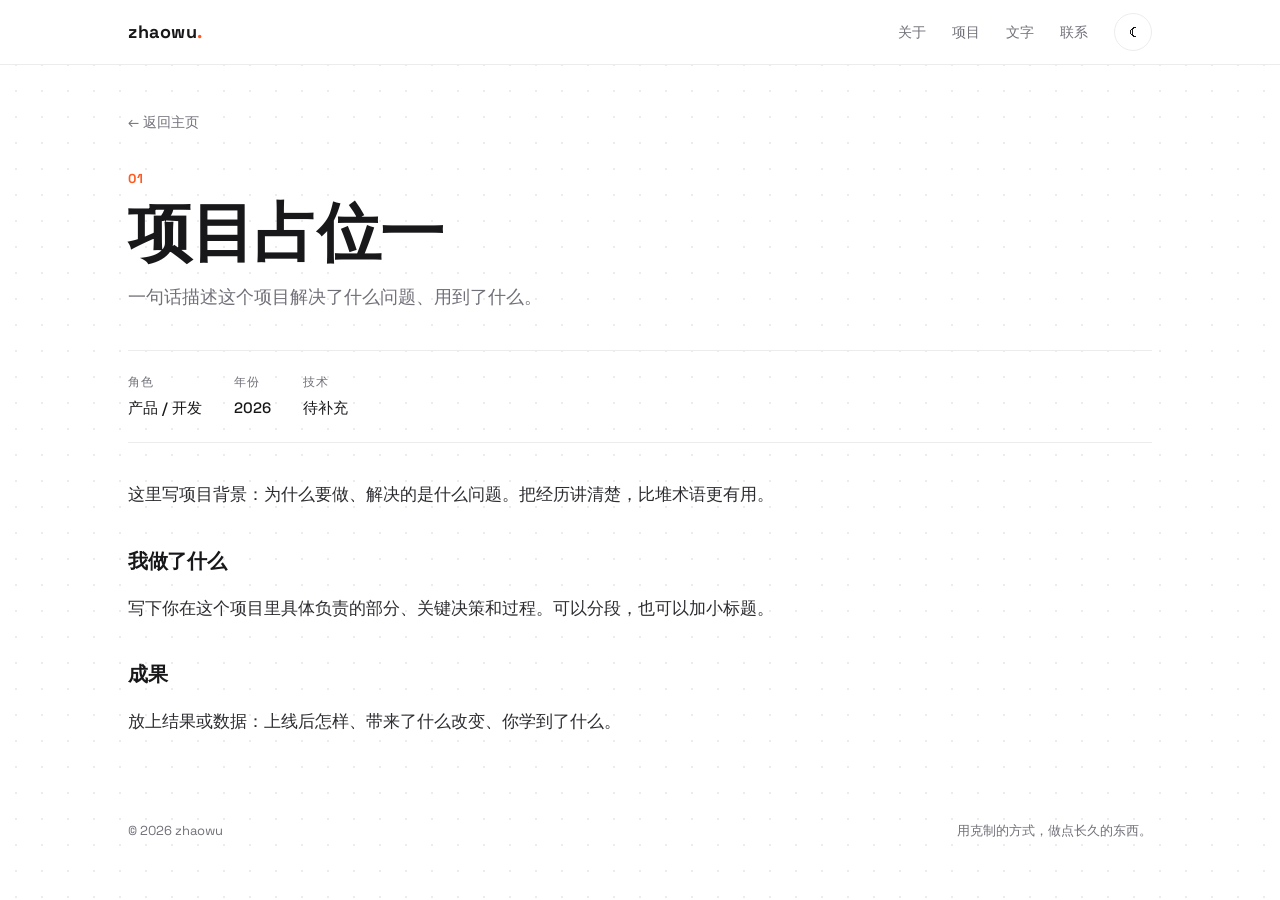
<file: project-1.html>
<!DOCTYPE html>
<html lang="zh-CN">
<head>
<meta charset="UTF-8" />
<meta name="viewport" content="width=device-width, initial-scale=1.0" />
<title>项目占位一 · zhaowu</title>
<link rel="stylesheet" href="style.css" />
<link rel="preconnect" href="https://fonts.googleapis.com" />
<link rel="preconnect" href="https://fonts.gstatic.com" crossorigin />
<link href="https://fonts.googleapis.com/css2?family=Space+Grotesk:wght@400;500;700&display=swap" rel="stylesheet" />
</head>
<body>

  <header>
    <div class="wrap">
      <nav>
        <a class="brand" href="index.html">zhaowu<span class="dot">.</span></a>
        <div class="nav-right">
          <div class="nav-links">
            <a href="index.html#about">关于</a>
            <a href="index.html#work">项目</a>
            <a href="index.html#writing">文字</a>
            <a href="index.html#contact">联系</a>
          </div>
          <button class="theme-toggle" id="themeToggle" aria-label="切换深色模式" title="切换深色模式">☾</button>
        </div>
      </nav>
    </div>
  </header>

  <main class="wrap">
    <a class="back" href="index.html">← 返回主页</a>

    <section class="project">
      <div class="num">01</div>
      <h1>项目占位一</h1>
      <p class="lede">一句话描述这个项目解决了什么问题、用到了什么。</p>

      <!-- 下面的 meta / prose 都是占位，直接改文字即可 -->
      <div class="meta">
        <div class="meta-item"><div class="label">角色</div><div class="value">产品 / 开发</div></div>
        <div class="meta-item"><div class="label">年份</div><div class="value">2026</div></div>
        <div class="meta-item"><div class="label">技术</div><div class="value">待补充</div></div>
      </div>

      <div class="prose">
        <p>这里写项目背景：为什么要做、解决的是什么问题。把经历讲清楚，比堆术语更有用。</p>
        <h3>我做了什么</h3>
        <p>写下你在这个项目里具体负责的部分、关键决策和过程。可以分段，也可以加小标题。</p>
        <h3>成果</h3>
        <p>放上结果或数据：上线后怎样、带来了什么改变、你学到了什么。</p>
      </div>
    </section>
  </main>

  <footer>
    <div class="wrap">
      <span>© <span id="year"></span> zhaowu</span>
      <span>用克制的方式，做点长久的东西。</span>
    </div>
  </footer>

  <script>
    document.getElementById('year').textContent = new Date().getFullYear();
    const root = document.documentElement;
    const toggle = document.getElementById('themeToggle');
    const saved = localStorage.getItem('theme');
    if (saved === 'dark' || (!saved && window.matchMedia('(prefers-color-scheme: dark)').matches)) root.classList.add('dark');
    function syncIcon(){ toggle.textContent = root.classList.contains('dark') ? '☀' : '☾'; }
    syncIcon();
    toggle.addEventListener('click', () => { root.classList.toggle('dark'); localStorage.setItem('theme', root.classList.contains('dark') ? 'dark' : 'light'); syncIcon(); });
  </script>
  <script src="particles.js"></script>
</body>
</html>
</file>
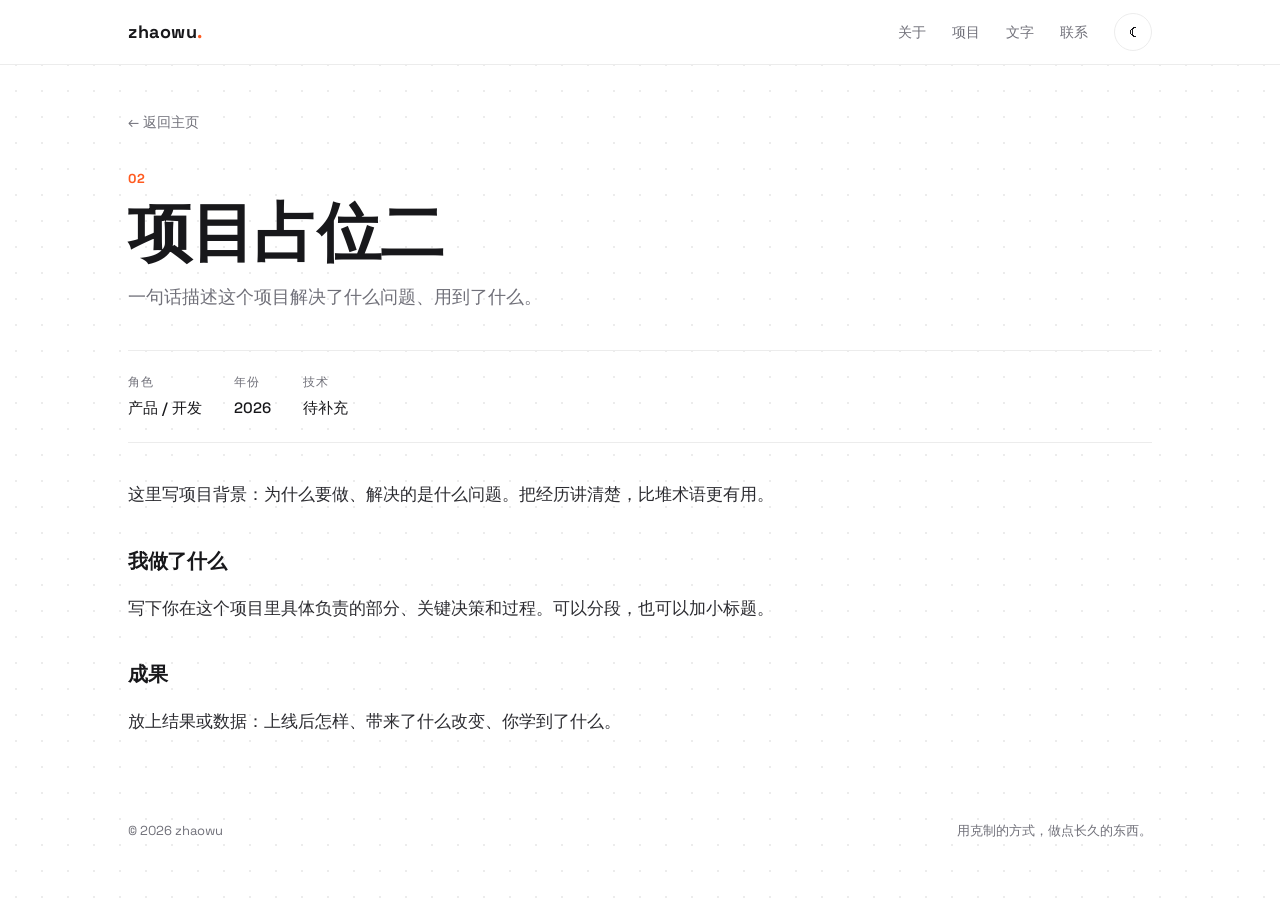
<file: project-2.html>
<!DOCTYPE html>
<html lang="zh-CN">
<head>
<meta charset="UTF-8" />
<meta name="viewport" content="width=device-width, initial-scale=1.0" />
<title>项目占位二 · zhaowu</title>
<link rel="stylesheet" href="style.css" />
<link rel="preconnect" href="https://fonts.googleapis.com" />
<link rel="preconnect" href="https://fonts.gstatic.com" crossorigin />
<link href="https://fonts.googleapis.com/css2?family=Space+Grotesk:wght@400;500;700&display=swap" rel="stylesheet" />
</head>
<body>

  <header>
    <div class="wrap">
      <nav>
        <a class="brand" href="index.html">zhaowu<span class="dot">.</span></a>
        <div class="nav-right">
          <div class="nav-links">
            <a href="index.html#about">关于</a>
            <a href="index.html#work">项目</a>
            <a href="index.html#writing">文字</a>
            <a href="index.html#contact">联系</a>
          </div>
          <button class="theme-toggle" id="themeToggle" aria-label="切换深色模式" title="切换深色模式">☾</button>
        </div>
      </nav>
    </div>
  </header>

  <main class="wrap">
    <a class="back" href="index.html">← 返回主页</a>

    <section class="project">
      <div class="num">02</div>
      <h1>项目占位二</h1>
      <p class="lede">一句话描述这个项目解决了什么问题、用到了什么。</p>

      <div class="meta">
        <div class="meta-item"><div class="label">角色</div><div class="value">产品 / 开发</div></div>
        <div class="meta-item"><div class="label">年份</div><div class="value">2026</div></div>
        <div class="meta-item"><div class="label">技术</div><div class="value">待补充</div></div>
      </div>

      <div class="prose">
        <p>这里写项目背景：为什么要做、解决的是什么问题。把经历讲清楚，比堆术语更有用。</p>
        <h3>我做了什么</h3>
        <p>写下你在这个项目里具体负责的部分、关键决策和过程。可以分段，也可以加小标题。</p>
        <h3>成果</h3>
        <p>放上结果或数据：上线后怎样、带来了什么改变、你学到了什么。</p>
      </div>
    </section>
  </main>

  <footer>
    <div class="wrap">
      <span>© <span id="year"></span> zhaowu</span>
      <span>用克制的方式，做点长久的东西。</span>
    </div>
  </footer>

  <script>
    document.getElementById('year').textContent = new Date().getFullYear();
    const root = document.documentElement;
    const toggle = document.getElementById('themeToggle');
    const saved = localStorage.getItem('theme');
    if (saved === 'dark' || (!saved && window.matchMedia('(prefers-color-scheme: dark)').matches)) root.classList.add('dark');
    function syncIcon(){ toggle.textContent = root.classList.contains('dark') ? '☀' : '☾'; }
    syncIcon();
    toggle.addEventListener('click', () => { root.classList.toggle('dark'); localStorage.setItem('theme', root.classList.contains('dark') ? 'dark' : 'light'); syncIcon(); });
  </script>
  <script src="particles.js"></script>
</body>
</html>
</file>
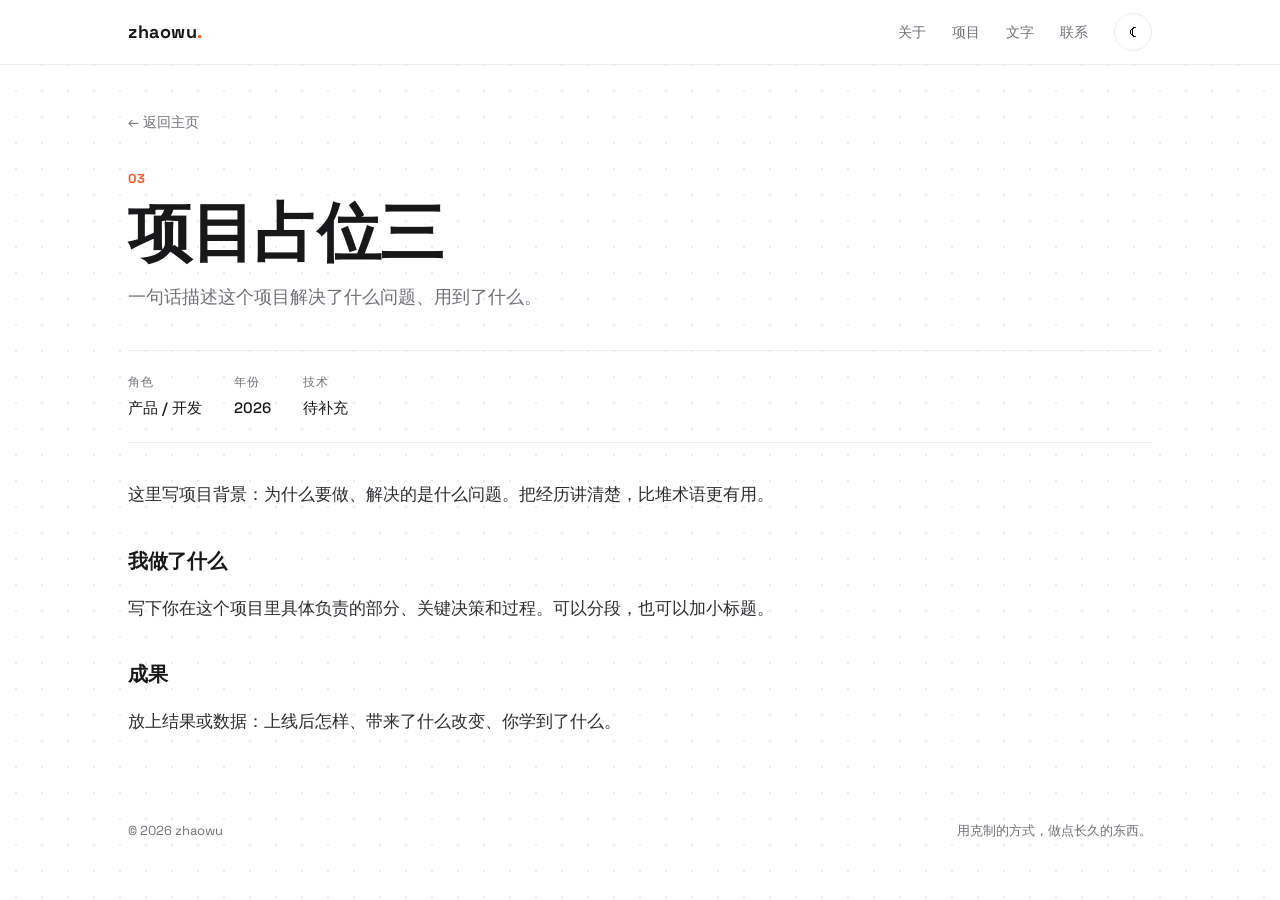
<file: project-3.html>
<!DOCTYPE html>
<html lang="zh-CN">
<head>
<meta charset="UTF-8" />
<meta name="viewport" content="width=device-width, initial-scale=1.0" />
<title>项目占位三 · zhaowu</title>
<link rel="stylesheet" href="style.css" />
<link rel="preconnect" href="https://fonts.googleapis.com" />
<link rel="preconnect" href="https://fonts.gstatic.com" crossorigin />
<link href="https://fonts.googleapis.com/css2?family=Space+Grotesk:wght@400;500;700&display=swap" rel="stylesheet" />
</head>
<body>

  <header>
    <div class="wrap">
      <nav>
        <a class="brand" href="index.html">zhaowu<span class="dot">.</span></a>
        <div class="nav-right">
          <div class="nav-links">
            <a href="index.html#about">关于</a>
            <a href="index.html#work">项目</a>
            <a href="index.html#writing">文字</a>
            <a href="index.html#contact">联系</a>
          </div>
          <button class="theme-toggle" id="themeToggle" aria-label="切换深色模式" title="切换深色模式">☾</button>
        </div>
      </nav>
    </div>
  </header>

  <main class="wrap">
    <a class="back" href="index.html">← 返回主页</a>

    <section class="project">
      <div class="num">03</div>
      <h1>项目占位三</h1>
      <p class="lede">一句话描述这个项目解决了什么问题、用到了什么。</p>

      <div class="meta">
        <div class="meta-item"><div class="label">角色</div><div class="value">产品 / 开发</div></div>
        <div class="meta-item"><div class="label">年份</div><div class="value">2026</div></div>
        <div class="meta-item"><div class="label">技术</div><div class="value">待补充</div></div>
      </div>

      <div class="prose">
        <p>这里写项目背景：为什么要做、解决的是什么问题。把经历讲清楚，比堆术语更有用。</p>
        <h3>我做了什么</h3>
        <p>写下你在这个项目里具体负责的部分、关键决策和过程。可以分段，也可以加小标题。</p>
        <h3>成果</h3>
        <p>放上结果或数据：上线后怎样、带来了什么改变、你学到了什么。</p>
      </div>
    </section>
  </main>

  <footer>
    <div class="wrap">
      <span>© <span id="year"></span> zhaowu</span>
      <span>用克制的方式，做点长久的东西。</span>
    </div>
  </footer>

  <script>
    document.getElementById('year').textContent = new Date().getFullYear();
    const root = document.documentElement;
    const toggle = document.getElementById('themeToggle');
    const saved = localStorage.getItem('theme');
    if (saved === 'dark' || (!saved && window.matchMedia('(prefers-color-scheme: dark)').matches)) root.classList.add('dark');
    function syncIcon(){ toggle.textContent = root.classList.contains('dark') ? '☀' : '☾'; }
    syncIcon();
    toggle.addEventListener('click', () => { root.classList.toggle('dark'); localStorage.setItem('theme', root.classList.contains('dark') ? 'dark' : 'light'); syncIcon(); });
  </script>
  <script src="particles.js"></script>
</body>
</html>
</file>
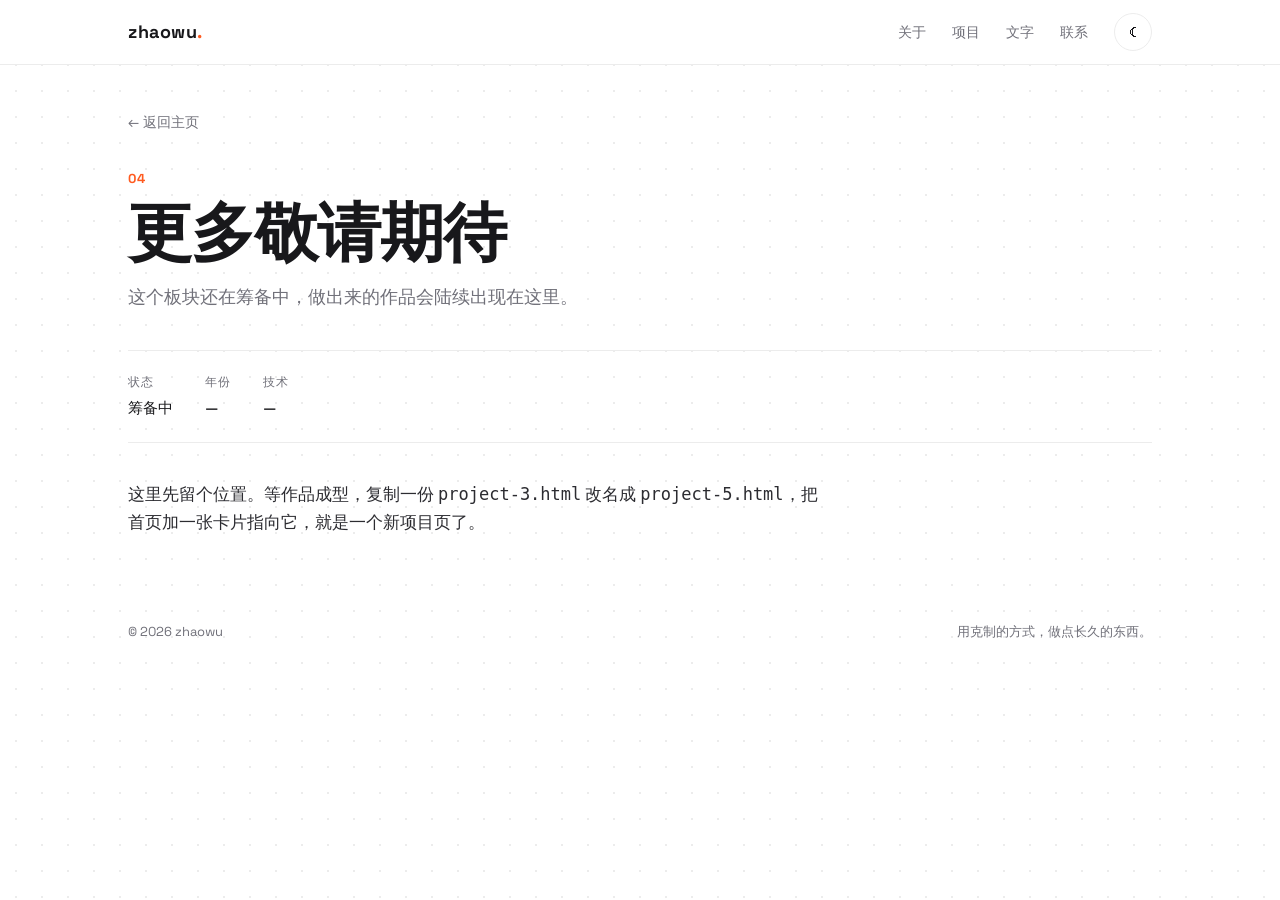
<file: project-4.html>
<!DOCTYPE html>
<html lang="zh-CN">
<head>
<meta charset="UTF-8" />
<meta name="viewport" content="width=device-width, initial-scale=1.0" />
<title>更多敬请期待 · zhaowu</title>
<link rel="stylesheet" href="style.css" />
<link rel="preconnect" href="https://fonts.googleapis.com" />
<link rel="preconnect" href="https://fonts.gstatic.com" crossorigin />
<link href="https://fonts.googleapis.com/css2?family=Space+Grotesk:wght@400;500;700&display=swap" rel="stylesheet" />
</head>
<body>

  <header>
    <div class="wrap">
      <nav>
        <a class="brand" href="index.html">zhaowu<span class="dot">.</span></a>
        <div class="nav-right">
          <div class="nav-links">
            <a href="index.html#about">关于</a>
            <a href="index.html#work">项目</a>
            <a href="index.html#writing">文字</a>
            <a href="index.html#contact">联系</a>
          </div>
          <button class="theme-toggle" id="themeToggle" aria-label="切换深色模式" title="切换深色模式">☾</button>
        </div>
      </nav>
    </div>
  </header>

  <main class="wrap">
    <a class="back" href="index.html">← 返回主页</a>

    <section class="project">
      <div class="num">04</div>
      <h1>更多敬请期待</h1>
      <p class="lede">这个板块还在筹备中，做出来的作品会陆续出现在这里。</p>

      <div class="meta">
        <div class="meta-item"><div class="label">状态</div><div class="value">筹备中</div></div>
        <div class="meta-item"><div class="label">年份</div><div class="value">—</div></div>
        <div class="meta-item"><div class="label">技术</div><div class="value">—</div></div>
      </div>

      <div class="prose">
        <p>这里先留个位置。等作品成型，复制一份 <code>project-3.html</code> 改名成 <code>project-5.html</code>，把首页加一张卡片指向它，就是一个新项目页了。</p>
      </div>
    </section>
  </main>

  <footer>
    <div class="wrap">
      <span>© <span id="year"></span> zhaowu</span>
      <span>用克制的方式，做点长久的东西。</span>
    </div>
  </footer>

  <script>
    document.getElementById('year').textContent = new Date().getFullYear();
    const root = document.documentElement;
    const toggle = document.getElementById('themeToggle');
    const saved = localStorage.getItem('theme');
    if (saved === 'dark' || (!saved && window.matchMedia('(prefers-color-scheme: dark)').matches)) root.classList.add('dark');
    function syncIcon(){ toggle.textContent = root.classList.contains('dark') ? '☀' : '☾'; }
    syncIcon();
    toggle.addEventListener('click', () => { root.classList.toggle('dark'); localStorage.setItem('theme', root.classList.contains('dark') ? 'dark' : 'light'); syncIcon(); });
  </script>
  <script src="particles.js"></script>
</body>
</html>
</file>
<file: style.css>
/* ===== 共享样式：白橙撞色 ===== 改配色只需动这里 ===== */
:root{
  --bg:        #ffffff;
  --surface:   #ffffff;
  --ink:       #18181b;
  --muted:     #707079;
  --line:      #ececec;
  --accent:    #ff5a1f;
  --accent-ink:#ffffff;
  --radius:    18px;
  --ease:      cubic-bezier(.2,.8,.2,1);
  --maxw:      1080px;
}
html.dark{
  --bg:        #0e0e0f;
  --surface:   #161617;
  --ink:       #f5f5f4;
  --muted:     #9a9a9f;
  --line:      #262628;
  --accent:    #ff6a2c;
  --accent-ink:#1a1008;
}

*{ box-sizing:border-box; margin:0; padding:0; }
html{ scroll-behavior:smooth; }
body{
  font-family:"Space Grotesk",-apple-system,BlinkMacSystemFont,"Segoe UI",
              "PingFang SC","Microsoft YaHei",sans-serif;
  background:var(--bg); color:var(--ink); line-height:1.6;
  -webkit-font-smoothing:antialiased;
  transition:background .4s var(--ease), color .4s var(--ease);
  background-image:radial-gradient(var(--line) 1px, transparent 1px);
  background-size:26px 26px; background-position:center top;
}
a{ color:inherit; text-decoration:none; }
.wrap{ max-width:var(--maxw); margin:0 auto; padding:0 28px; }

/* 顶部导航 */
header{
  position:sticky; top:0; z-index:50;
  backdrop-filter:saturate(140%) blur(10px);
  background:color-mix(in srgb, var(--bg) 72%, transparent);
  border-bottom:1px solid var(--line);
}
nav{ display:flex; align-items:center; justify-content:space-between; height:64px; }
.brand{ font-weight:700; letter-spacing:.5px; font-size:18px; }
.brand .dot{ color:var(--accent); }
.nav-right{ display:flex; align-items:center; gap:26px; }
.nav-links{ display:flex; gap:26px; font-size:14px; color:var(--muted); }
.nav-links a{ position:relative; transition:color .25s var(--ease); }
.nav-links a:hover{ color:var(--ink); }
.nav-links a::after{
  content:""; position:absolute; left:0; bottom:-4px; height:2px; width:0;
  background:var(--accent); transition:width .3s var(--ease);
}
.nav-links a:hover::after{ width:100%; }
.theme-toggle{
  width:38px; height:38px; border-radius:50%;
  border:1px solid var(--line); background:var(--surface); color:var(--ink);
  cursor:pointer; font-size:16px; line-height:1; display:grid; place-items:center;
  transition:transform .3s var(--ease), border-color .3s var(--ease), color .3s var(--ease);
}
.theme-toggle:hover{ transform:translateY(-2px); border-color:var(--accent); color:var(--accent); }

/* Hero */
.hero{ padding:116px 0 86px; }
.kicker{
  display:inline-block; background:var(--accent); color:var(--accent-ink);
  font-size:12px; letter-spacing:2px; text-transform:uppercase;
  padding:6px 14px; border-radius:999px; margin-bottom:22px; font-weight:500;
}
.hero h1{ font-size:clamp(56px,11vw,132px); font-weight:700; line-height:.95; letter-spacing:-2px; }
.hero h1 .accent{ color:var(--accent); }
.hero-title{ display:flex; align-items:center; gap:34px; flex-wrap:wrap; }
.hero-avatar{ width:104px; height:104px; border-radius:50%; object-fit:cover; border:2px solid var(--line); flex:0 0 auto; box-shadow:0 10px 30px -12px rgba(255,90,31,.35); transition:transform .35s var(--ease), box-shadow .35s var(--ease); }
.hero-avatar:hover{ transform:translateY(-6px); box-shadow:0 18px 40px -14px rgba(255,90,31,.5); }
.hero p.lede{ margin-top:28px; max-width:540px; font-size:18px; color:var(--muted); }
.scroll-hint{ margin-top:52px; font-size:13px; color:var(--muted); display:inline-flex; align-items:center; gap:10px; }
.scroll-hint .bar{ width:34px; height:2px; background:var(--accent); transform-origin:left; animation:slide 2.4s var(--ease) infinite; }
@keyframes slide{ 0%,100%{transform:scaleX(.4);opacity:.4} 50%{transform:scaleX(1);opacity:1} }

/* 区块标题 */
section{ padding:78px 0; }
.sec-head{ display:flex; align-items:baseline; gap:14px; margin-bottom:38px; }
.sec-head .idx{ font-size:13px; color:var(--accent); font-weight:700; letter-spacing:1px; }
.sec-head h2{ font-size:30px; font-weight:700; letter-spacing:-.5px; }
.divider{ border:0; border-top:1px solid var(--line); }

/* 关于 */
.about p{ max-width:640px; font-size:17px; color:#2c2c31; }
html.dark .about p{ color:#d9d9d6; }
.about p + p{ margin-top:18px; }

/* 项目卡片（悬浮微动；现在是跳转链接） */
.grid{ display:grid; grid-template-columns:repeat(2,1fr); gap:22px; }
.card{
  position:relative; display:block; background:var(--surface);
  border:1px solid var(--line); border-radius:var(--radius);
  padding:30px 30px 26px; overflow:hidden;
  transition:transform .4s var(--ease), box-shadow .4s var(--ease), border-color .4s var(--ease);
  will-change:transform;
}
.card::before{
  content:""; position:absolute; left:0; top:0; height:3px; width:100%;
  background:var(--accent); transform:scaleX(0); transform-origin:left;
  transition:transform .45s var(--ease);
}
.card .num{ font-size:13px; color:var(--accent); font-weight:700; letter-spacing:1px; }
.card h3{ font-size:21px; font-weight:700; margin:10px 0 10px; letter-spacing:-.3px; }
.card p{ font-size:15px; color:var(--muted); }
.card .more{ margin-top:22px; display:inline-flex; align-items:center; gap:8px; font-size:14px; font-weight:500; color:var(--ink); }
.card .more .arrow{ transition:transform .35s var(--ease); }
.card:hover{ transform:translateY(-8px); box-shadow:0 22px 48px -18px rgba(255,90,31,.28); border-color:transparent; }
.card:hover::before{ transform:scaleX(1); }
.card:hover .more .arrow{ transform:translateX(6px); color:var(--accent); }
.card:focus-visible{ outline:2px solid var(--accent); outline-offset:3px; }
.card.solid{ background:var(--accent); border-color:var(--accent); }
.card.solid .num{ color:var(--accent-ink); }
.card.solid h3{ color:var(--accent-ink); }
.card.solid p{ color:color-mix(in srgb, var(--accent-ink) 82%, transparent); }
.card.solid .more{ color:var(--accent-ink); }
.card.solid:hover{ box-shadow:0 22px 48px -16px rgba(255,90,31,.5); }
.card.solid:hover .more .arrow{ color:var(--accent-ink); }

/* 文字列表（点击弹出毛玻璃窗口） */
.posts{ border-top:1px solid var(--line); }
.post-item{ border-bottom:1px solid var(--line); }
.post{ display:flex; align-items:center; gap:18px; padding:18px 4px; cursor:pointer; transition:transform .3s var(--ease), color .3s var(--ease); }
.post .thumb{ width:46px; height:46px; border-radius:10px; object-fit:cover; flex:0 0 auto; border:1px solid var(--line); transition:transform .3s var(--ease); }
.post:hover .thumb{ transform:scale(1.05); }
.post .date{ font-size:13px; color:var(--muted); min-width:64px; letter-spacing:.5px; }
.post .title{ font-size:17px; font-weight:500; }
.post .arrow{ margin-left:auto; color:var(--muted); transition:transform .3s var(--ease), color .3s var(--ease); }
.post:hover{ transform:translateX(6px); }
.post:hover .title{ color:var(--accent); }
.post:hover .arrow{ color:var(--accent); }
.post:focus-visible{ outline:2px solid var(--accent); outline-offset:3px; border-radius:6px; }
/* 正文作为弹窗数据源，正常流中隐藏 */
.post-body{ display:none; }

/* 毛玻璃弹窗 */
.wmodal{
  position:fixed; inset:0; z-index:100; display:none;
  align-items:center; justify-content:center; padding:24px;
  background:rgba(20,20,22,.32);
  backdrop-filter:blur(14px) saturate(125%);
  -webkit-backdrop-filter:blur(14px) saturate(125%);
}
.wmodal.open{ display:flex; animation:wmFade .25s var(--ease); }
@keyframes wmFade{ from{opacity:0} to{opacity:1} }
.wmodal-card{
  position:relative; width:100%; max-width:600px; max-height:82vh; overflow:auto;
  background:color-mix(in srgb, var(--surface) 90%, transparent);
  border:1px solid color-mix(in srgb, var(--line) 70%, transparent);
  border-radius:var(--radius); padding:36px 36px 32px;
  box-shadow:0 30px 80px -24px rgba(0,0,0,.45);
  animation:wmPop .36s cubic-bezier(.34,1.56,.64,1);
}
@keyframes wmPop{ from{transform:translateY(18px) scale(.9); opacity:0} to{transform:none; opacity:1} }
.wmodal-card .wm-date{ font-size:13px; color:var(--accent); font-weight:700; letter-spacing:1px; }
.wmodal-card h3{ font-size:26px; font-weight:700; margin:8px 0 18px; letter-spacing:-.4px; }
.wmodal-card .wm-body p{ font-size:16px; color:var(--muted); margin-top:14px; line-height:1.8; }
.wmodal-card .wm-body img,
.wmodal-card .wm-body svg{ display:block; width:100%; height:auto; border-radius:12px; margin:20px 0; border:1px solid var(--line); }
html.dark .wmodal-card .wm-body p{ color:#c4c4c1; }
.wmodal-close{
  position:absolute; top:16px; right:18px; width:34px; height:34px; border-radius:50%;
  border:1px solid var(--line); background:transparent; color:var(--ink); font-size:18px;
  cursor:pointer; display:grid; place-items:center;
  transition:transform .3s var(--ease), border-color .3s var(--ease), color .3s var(--ease);
}
.wmodal-close:hover{ transform:rotate(90deg); border-color:var(--accent); color:var(--accent); }

/* 联系 */
.contact{ display:flex; flex-wrap:wrap; gap:14px; }
.chip{ border:1px solid var(--line); background:var(--surface); padding:12px 20px; border-radius:999px; font-size:14px; color:var(--ink); transition:transform .3s var(--ease), border-color .3s var(--ease), color .3s var(--ease), background .3s var(--ease); }
.chip:hover{ transform:translateY(-3px); border-color:var(--accent); color:var(--accent); }

/* 页脚 */
footer{ padding:46px 0 58px; color:var(--muted); font-size:13px; }
footer .wrap{ display:flex; justify-content:space-between; flex-wrap:wrap; gap:10px; }

/* ===== 项目详情页 ===== */
.back{ display:inline-block; margin:46px 0 26px; font-size:14px; color:var(--muted); transition:color .25s var(--ease), transform .25s var(--ease); }
.back:hover{ color:var(--accent); transform:translateX(-4px); }
.project{ padding:10px 0 40px; }
.project .num{ font-size:13px; color:var(--accent); font-weight:700; letter-spacing:1px; }
.project h1{ font-size:clamp(36px,7vw,64px); font-weight:700; letter-spacing:-1px; margin:10px 0 16px; line-height:1.05; }
.project .lede{ max-width:620px; font-size:18px; color:var(--muted); }
.meta{ display:flex; flex-wrap:wrap; gap:32px; margin:38px 0; padding:22px 0; border-top:1px solid var(--line); border-bottom:1px solid var(--line); }
.meta-item .label{ font-size:12px; letter-spacing:1px; text-transform:uppercase; color:var(--muted); }
.meta-item .value{ font-size:15px; font-weight:500; margin-top:4px; }
.prose{ max-width:700px; }
.prose p{ font-size:17px; color:#2c2c31; margin-top:18px; }
html.dark .prose p{ color:#dcdcd9; }
.prose h3{ font-size:20px; font-weight:700; margin-top:36px; letter-spacing:-.3px; }
.project .proj-hero{ display:block; width:100%; max-height:420px; object-fit:cover; border-radius:var(--radius); margin:24px 0; border:1px solid var(--line); }
.prose img{ display:block; width:100%; height:auto; border-radius:12px; margin:18px 0; border:1px solid var(--line); }

/* 响应式 / 动效偏好 */
@media (max-width:720px){
  .grid{ grid-template-columns:1fr; }
  .hero{ padding:88px 0 66px; }
  .nav-links{ gap:16px; }
  .nav-right{ gap:16px; }
}
@media (prefers-reduced-motion:reduce){
  *{ animation:none !important; transition:none !important; }
  .card:hover{ transform:none; }
}
</file>
